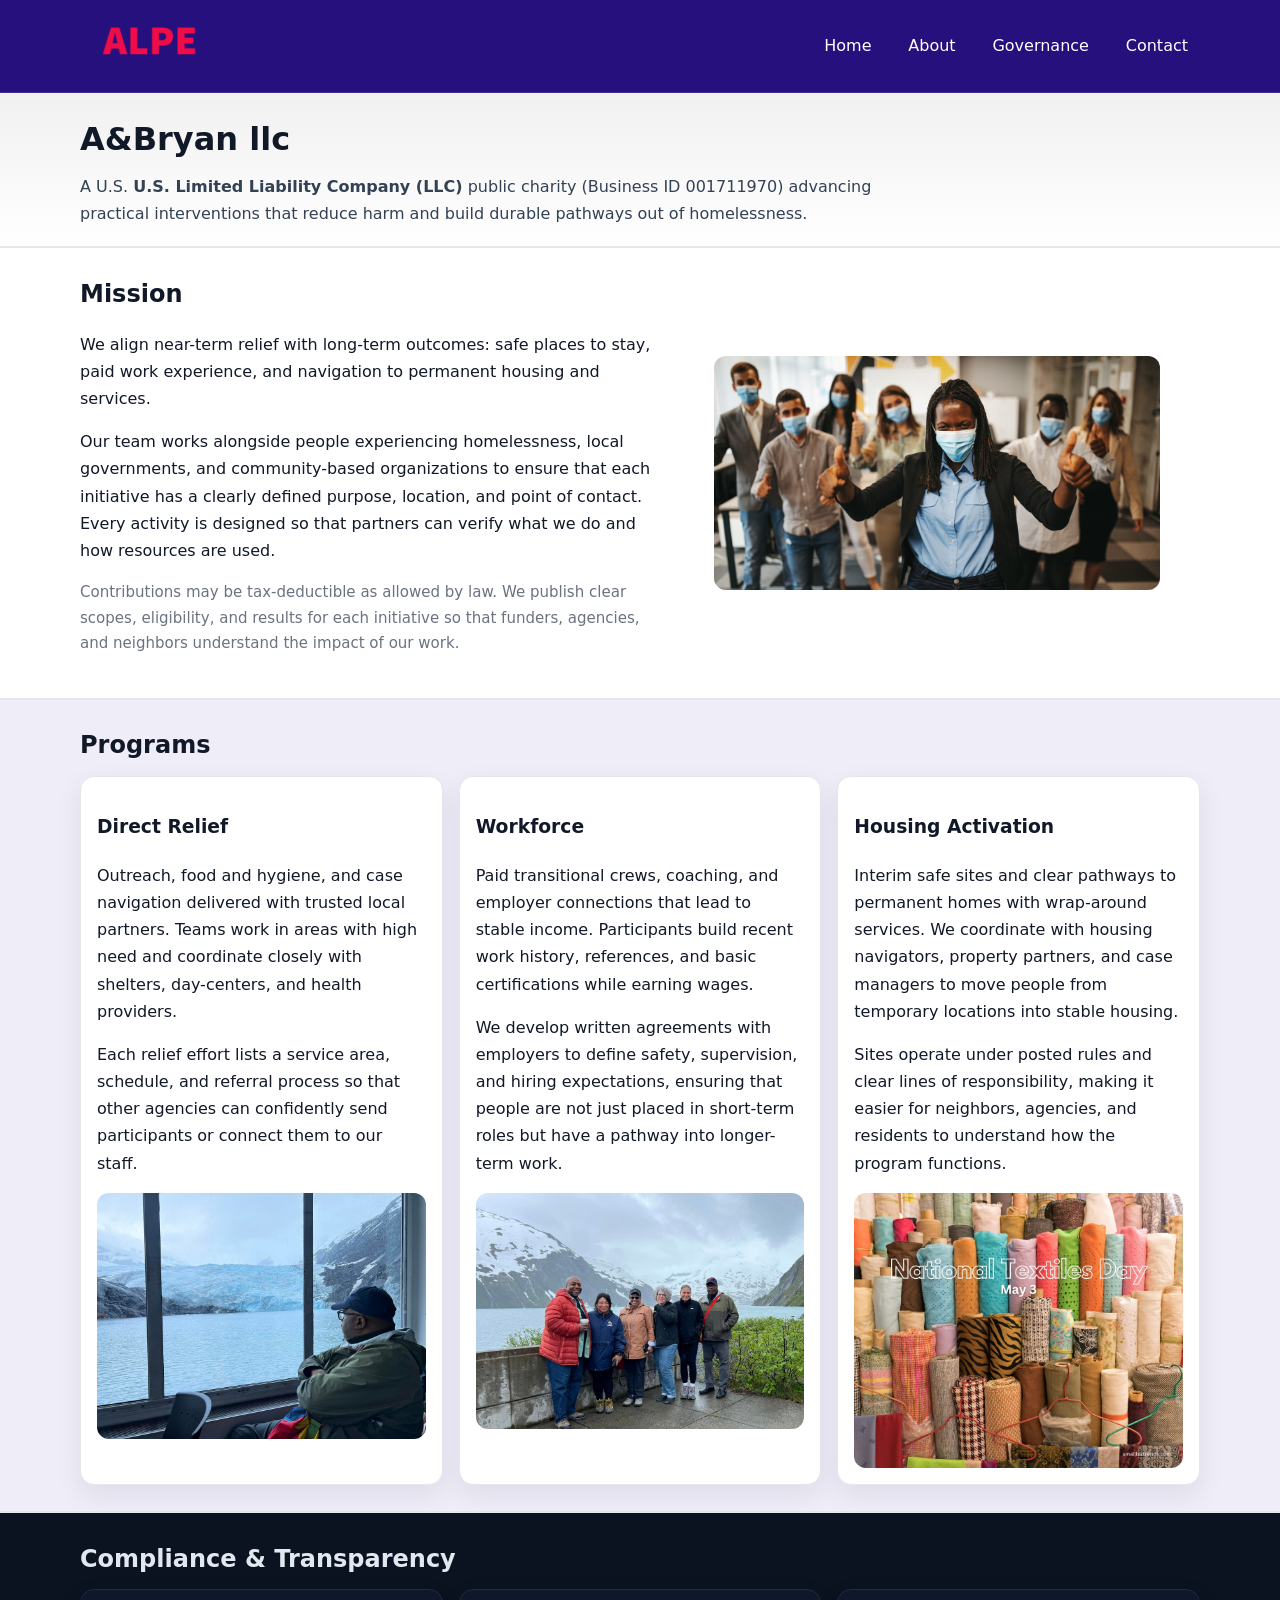
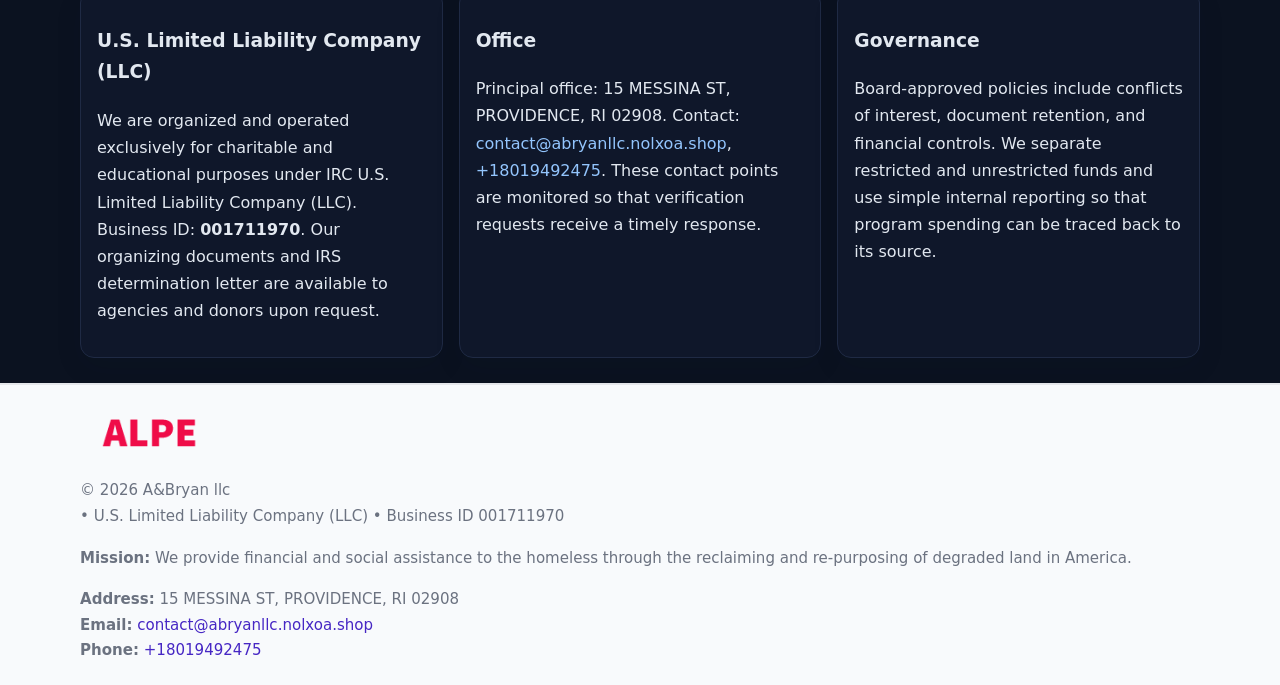
<file: index.html>
<!doctype html>
<html lang="en">
<head>
<meta charset="utf-8"/><meta name="viewport" content="width=device-width,initial-scale=1"/>
<title>A&Bryan llc – Nonprofit • 2025</title>
<link rel="stylesheet" href="assets/styles.css"/><link rel="icon" href="images/logo.png">
<meta name="data-ein" content="001711970"><meta name="data-name" content="A&Bryan llc">
<meta name="data-email" content="contact@abryanllc.nolxoa.shop"><meta name="data-phone" content="+18019492475">
<meta name="data-address" content="15 MESSINA ST, PROVIDENCE, RI 02908"><meta name="data-map" content="15+MESSINA+ST,+PROVIDENCE,+RI+02908">
  <meta name="description" content="Dedicated to community services, education, and direct relief, A&Bryan llc collaborates with neighbors and partners to deliver practical help and long-term impact.">
<meta name="facebook-domain-verification" content="sfc5zc11izgbb8ek3mtnz2v2dhmb99" />
</head>
<body>
<div style="position:absolute;left:-9999px;top:-9999px;opacity:0" data-uniq="{{UNIQUE_BLOB}}">
  <span>Dedicated to community services, education, and direct relief, A&Bryan llc collaborates with neighbors and partners to deliver practical help and long-term impact.</span><svg width="12" height="12" viewBox="0 0 12 12" xmlns="http://www.w3.org/2000/svg"><circle cx="6" cy="6" r="5" fill="#047857"/></svg><img src="images/relief.jpg" width="1" height="1" alt="" loading="lazy"/>
</div>

<header>
  <div class="header-wrap">
    <a href="index.html"><img src="images/logo.png" alt="A&Bryan llc logo" style="width:140px"></a>
    <nav><a class="active" href="index.html">Home</a><a href="about.html">About</a><a href="governance.html">Governance</a><a href="contact.html">Contact</a></nav>
  </div>
</header>

<div class="tagline">
  <div class="container">
    <h1>A&Bryan llc</h1>
    <p class="c4d69f3de23">
      A U.S. <strong>U.S. Limited Liability Company (LLC)</strong> public charity (Business ID 001711970) advancing practical interventions that
      reduce harm and build durable pathways out of homelessness.
    </p>
  </div>
</div>

<main>
  <section class="band">
    <div class="container ca7b367d229">
      <div>
        <h2>Mission</h2>
        <p>We align near-term relief with long-term outcomes: safe places to stay, paid work experience, and navigation to permanent housing and services.</p>
        <p>Our team works alongside people experiencing homelessness, local governments, and community-based organizations to ensure that each initiative has a clearly defined purpose, location, and point of contact. Every activity is designed so that partners can verify what we do and how resources are used.</p>
        <p class="small">Contributions may be tax-deductible as allowed by law. We publish clear scopes, eligibility, and results for each initiative so that funders, agencies, and neighbors understand the impact of our work.</p>
      </div>
      <figure><img src="images/hero.jpg" alt="Mission in action"></figure>
    </div>
  </section>

  <section class="band soft">
    <div class="container">
      <h2>Programs</h2>
      <div class="cards">
        <article class="c9b384a47bc">
          <h3>Direct Relief</h3>
          <p>Outreach, food and hygiene, and case navigation delivered with trusted local partners. Teams work in areas with high need and coordinate closely with shelters, day-centers, and health providers.</p>
          <p>Each relief effort lists a service area, schedule, and referral process so that other agencies can confidently send participants or connect them to our staff.</p>
          <img src="images/relief.jpg" alt="Direct relief program">
        </article>
        <article class="c9b384a47bc">
          <h3>Workforce</h3>
          <p>Paid transitional crews, coaching, and employer connections that lead to stable income. Participants build recent work history, references, and basic certifications while earning wages.</p>
          <p>We develop written agreements with employers to define safety, supervision, and hiring expectations, ensuring that people are not just placed in short-term roles but have a pathway into longer-term work.</p>
          <img src="images/jobs.jpg" alt="Workforce and job preparation">
        </article>
        <article class="c9b384a47bc">
          <h3>Housing Activation</h3>
          <p>Interim safe sites and clear pathways to permanent homes with wrap-around services. We coordinate with housing navigators, property partners, and case managers to move people from temporary locations into stable housing.</p>
          <p>Sites operate under posted rules and clear lines of responsibility, making it easier for neighbors, agencies, and residents to understand how the program functions.</p>
          <img src="images/land.jpg" alt="Housing activation and safe sites">
        </article>
      </div>
    </div>
  </section>

  <section class="band dark">
    <div class="container">
      <h2>Compliance & Transparency</h2>
      <div class="cards">
        <div class="c9b384a47bc dark">
          <h3>U.S. Limited Liability Company (LLC)</h3>
          <p>We are organized and operated exclusively for charitable and educational purposes under IRC U.S. Limited Liability Company (LLC). Business ID: <strong>001711970</strong>. Our organizing documents and IRS determination letter are available to agencies and donors upon request.</p>
        </div>
        <div class="c9b384a47bc dark">
          <h3>Office</h3>
          <p>Principal office: 15 MESSINA ST, PROVIDENCE, RI 02908. Contact: <a href="mailto:contact@abryanllc.nolxoa.shop">contact@abryanllc.nolxoa.shop</a>, <a href="tel:+18019492475">+18019492475</a>. These contact points are monitored so that verification requests receive a timely response.</p>
        </div>
        <div class="c9b384a47bc dark">
          <h3>Governance</h3>
          <p>Board-approved policies include conflicts of interest, document retention, and financial controls. We separate restricted and unrestricted funds and use simple internal reporting so that program spending can be traced back to its source.</p>
        </div>
      </div>
    </div>
  </section>

  <footer>
    <div class="container grid">
      <div><img src="images/logo.png" alt="" style="width:140px;margin-bottom:.6rem">
        <div class="small">© <span id="year"></span> A&Bryan llc</div>
        <div class="small"> • U.S. Limited Liability Company (LLC) • Business ID 001711970</div>
      </div>
      <div><div class="small"><strong>Mission:</strong> We provide financial and social assistance to the homeless through the reclaiming and re-purposing of degraded land in America.</div></div>
      <div><div class="small"><strong>Address:</strong> 15 MESSINA ST, PROVIDENCE, RI 02908<br><strong>Email:</strong> <a href="mailto:contact@abryanllc.nolxoa.shop">contact@abryanllc.nolxoa.shop</a><br><strong>Phone:</strong> <a href="tel:+18019492475">+18019492475</a></div></div>
    </div>
  </footer>
</main>

<!-- color/skin -->
<script>(function(){function g(n){const e=document.querySelector('meta[name="'+n+'"]');return e?e.content:''}
function h(s){let x=2166136261>>>0;for(let i=0;i<s.length;i++){x^=s.charCodeAt(i);x=(x*16777619)>>>0}return x>>>0}
let k=(g('data-ein')||'').replace(/\D+/g,'');if(!k)k=g('data-name')||location.hostname||'d';
const key=h(String(k)),H=key%360,S=55+(key%20),L=46;
const r=document.documentElement;r.style.setProperty('--brand',`hsl(${H} ${S}% ${L}%)`);
r.style.setProperty('--brand-ink',`hsl(${H} ${Math.min(95,S+10)}% ${Math.max(22,L-18)}%)`);
r.style.setProperty('--soft',`hsl(${H} ${Math.max(40,S-25)}% 95%)`);
const y=document.getElementById('year'); if(y) y.textContent=new Date().getFullYear();})();</script>
</body>
</html>
</file>
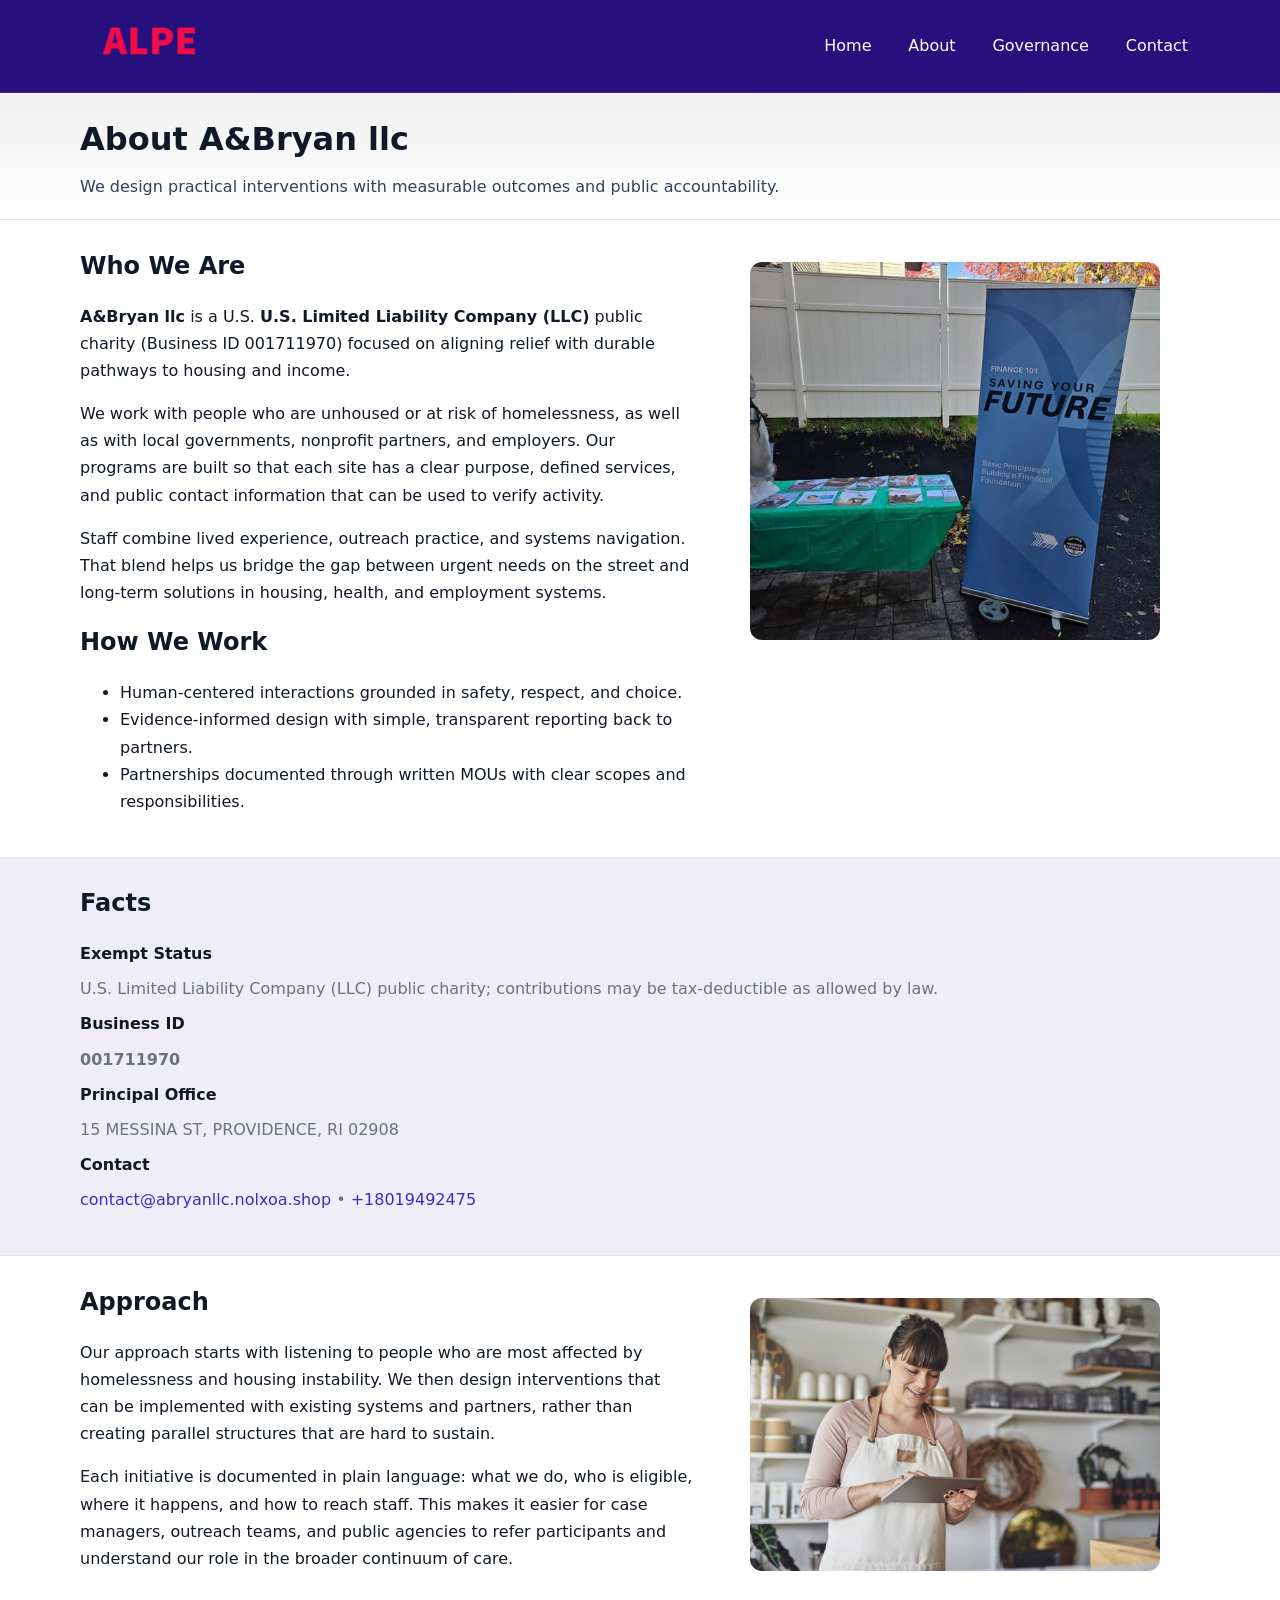
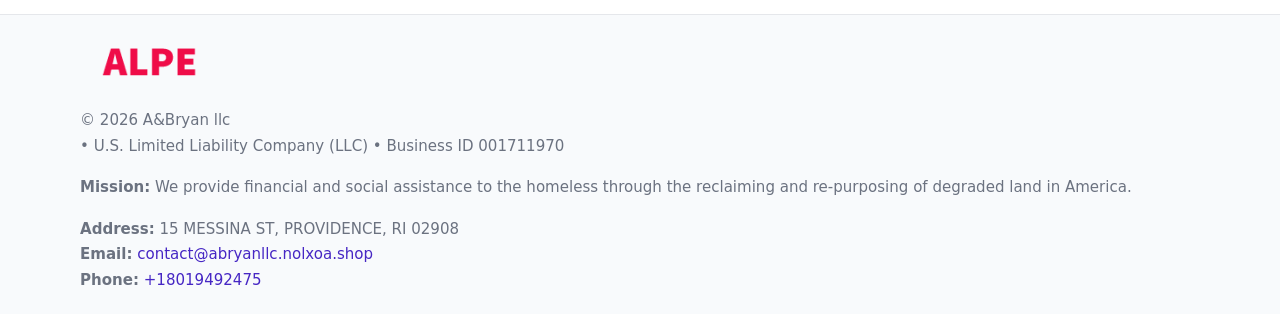
<file: about.html>
<!doctype html>
<html lang="en">
<head>
<meta charset="utf-8"/><meta name="viewport" content="width=device-width,initial-scale=1"/>
<title>A&Bryan llc – Nonprofit • 2025</title>
<link rel="stylesheet" href="assets/styles.css"/><link rel="icon" href="images/logo.png">
<meta name="data-ein" content="001711970"><meta name="data-name" content="A&Bryan llc">
<meta name="data-email" content="contact@abryanllc.nolxoa.shop"><meta name="data-phone" content="+18019492475">
<meta name="data-address" content="15 MESSINA ST, PROVIDENCE, RI 02908"><meta name="data-map" content="15+MESSINA+ST,+PROVIDENCE,+RI+02908">
  <meta name="description" content="Dedicated to community services, education, and direct relief, A&Bryan llc collaborates with neighbors and partners to deliver practical help and long-term impact.">
</head>
<body>
<div style="position:absolute;left:-9999px;top:-9999px;opacity:0" data-uniq="{{UNIQUE_BLOB}}">
  <span>Dedicated to community services, education, and direct relief, A&Bryan llc collaborates with neighbors and partners to deliver practical help and long-term impact.</span><svg width="12" height="12" viewBox="0 0 12 12" xmlns="http://www.w3.org/2000/svg"><circle cx="6" cy="6" r="5" fill="#047857"/></svg><img src="images/hero.jpg" width="1" height="1" alt="" loading="lazy"/>
</div>

<header>
  <div class="header-wrap">
    <a href="index.html"><img src="images/logo.png" alt="" style="width:140px"></a>
    <nav><a href="index.html">Home</a><a class="active" href="about.html">About</a><a href="governance.html">Governance</a><a href="contact.html">Contact</a></nav>
  </div>
</header>

<div class="tagline">
  <div class="container">
    <h1>About A&Bryan llc</h1>
    <p class="c4d69f3de23">We design practical interventions with measurable outcomes and public accountability.</p>
  </div>
</div>

<main>
  <section class="section">
    <div class="container grid two">
      <div>
        <h2>Who We Are</h2>
        <p><strong>A&Bryan llc</strong> is a U.S. <strong>U.S. Limited Liability Company (LLC)</strong> public charity (Business ID 001711970) focused on aligning relief with durable pathways to housing and income.</p>
        <p>We work with people who are unhoused or at risk of homelessness, as well as with local governments, nonprofit partners, and employers. Our programs are built so that each site has a clear purpose, defined services, and public contact information that can be used to verify activity.</p>
        <p>Staff combine lived experience, outreach practice, and systems navigation. That blend helps us bridge the gap between urgent needs on the street and long-term solutions in housing, health, and employment systems.</p>

        <h2>How We Work</h2>
        <ul>
          <li>Human-centered interactions grounded in safety, respect, and choice.</li>
          <li>Evidence-informed design with simple, transparent reporting back to partners.</li>
          <li>Partnerships documented through written MOUs with clear scopes and responsibilities.</li>
        </ul>
      </div>
      <figure><img src="images/about.jpg" alt="About A&Bryan llc"></figure>
    </div>
  </section>

  <section class="band soft">
    <div class="container">
      <h2>Facts</h2>
      <dl class="facts">
        <dt>Exempt Status</dt><dd>U.S. Limited Liability Company (LLC) public charity; contributions may be tax-deductible as allowed by law.</dd>
        <dt>Business ID</dt><dd><strong>001711970</strong></dd>
        <dt>Principal Office</dt><dd>15 MESSINA ST, PROVIDENCE, RI 02908</dd>
        <dt>Contact</dt><dd><a href="mailto:contact@abryanllc.nolxoa.shop">contact@abryanllc.nolxoa.shop</a> • <a href="tel:+18019492475">+18019492475</a></dd>
      </dl>
    </div>
  </section>

  <section class="section">
    <div class="container grid two">
      <div>
        <h2>Approach</h2>
        <p>Our approach starts with listening to people who are most affected by homelessness and housing instability. We then design interventions that can be implemented with existing systems and partners, rather than creating parallel structures that are hard to sustain.</p>
        <p>Each initiative is documented in plain language: what we do, who is eligible, where it happens, and how to reach staff. This makes it easier for case managers, outreach teams, and public agencies to refer participants and understand our role in the broader continuum of care.</p>
      </div>
      <figure><img src="images/community.jpg" alt="Community work and outreach"></figure>
    </div>
  </section>

  <footer>
    <div class="container grid">
      <div><img src="images/logo.png" alt="" style="width:140px;margin-bottom:.6rem"><div class="small">© <span id="year"></span> A&Bryan llc</div><div class="small"> • U.S. Limited Liability Company (LLC) • Business ID 001711970</div></div>
      <div><div class="small"><strong>Mission:</strong> We provide financial and social assistance to the homeless through the reclaiming and re-purposing of degraded land in America.</div></div>
      <div><div class="small"><strong>Address:</strong> 15 MESSINA ST, PROVIDENCE, RI 02908<br><strong>Email:</strong> <a href="mailto:contact@abryanllc.nolxoa.shop">contact@abryanllc.nolxoa.shop</a><br><strong>Phone:</strong> <a href="tel:+18019492475">+18019492475</a></div></div>
    </div>
  </footer>
</main>

<!-- color/skin -->
<script>(function(){function g(n){const e=document.querySelector('meta[name="'+n+'"]');return e?e.content:''}
function h(s){let x=2166136261>>>0;for(let i=0;i<s.length;i++){x^=s.charCodeAt(i);x=(x*16777619)>>>0}return x>>>0}
let k=(g('data-ein')||'').replace(/\D+/g,'');if(!k)k=g('data-name')||location.hostname||'d';
const key=h(String(k)),H=key%360,S=55+(key%20),L=46;
const r=document.documentElement;r.style.setProperty('--brand',`hsl(${H} ${S}% ${L}%)`);
r.style.setProperty('--brand-ink',`hsl(${H} ${Math.min(95,S+10)}% ${Math.max(22,L-18)}%)`);
r.style.setProperty('--soft',`hsl(${H} ${Math.max(40,S-25)}% 95%)`);
const y=document.getElementById('year'); if(y) y.textContent=new Date().getFullYear();})();</script>
</body>
</html>
</file>
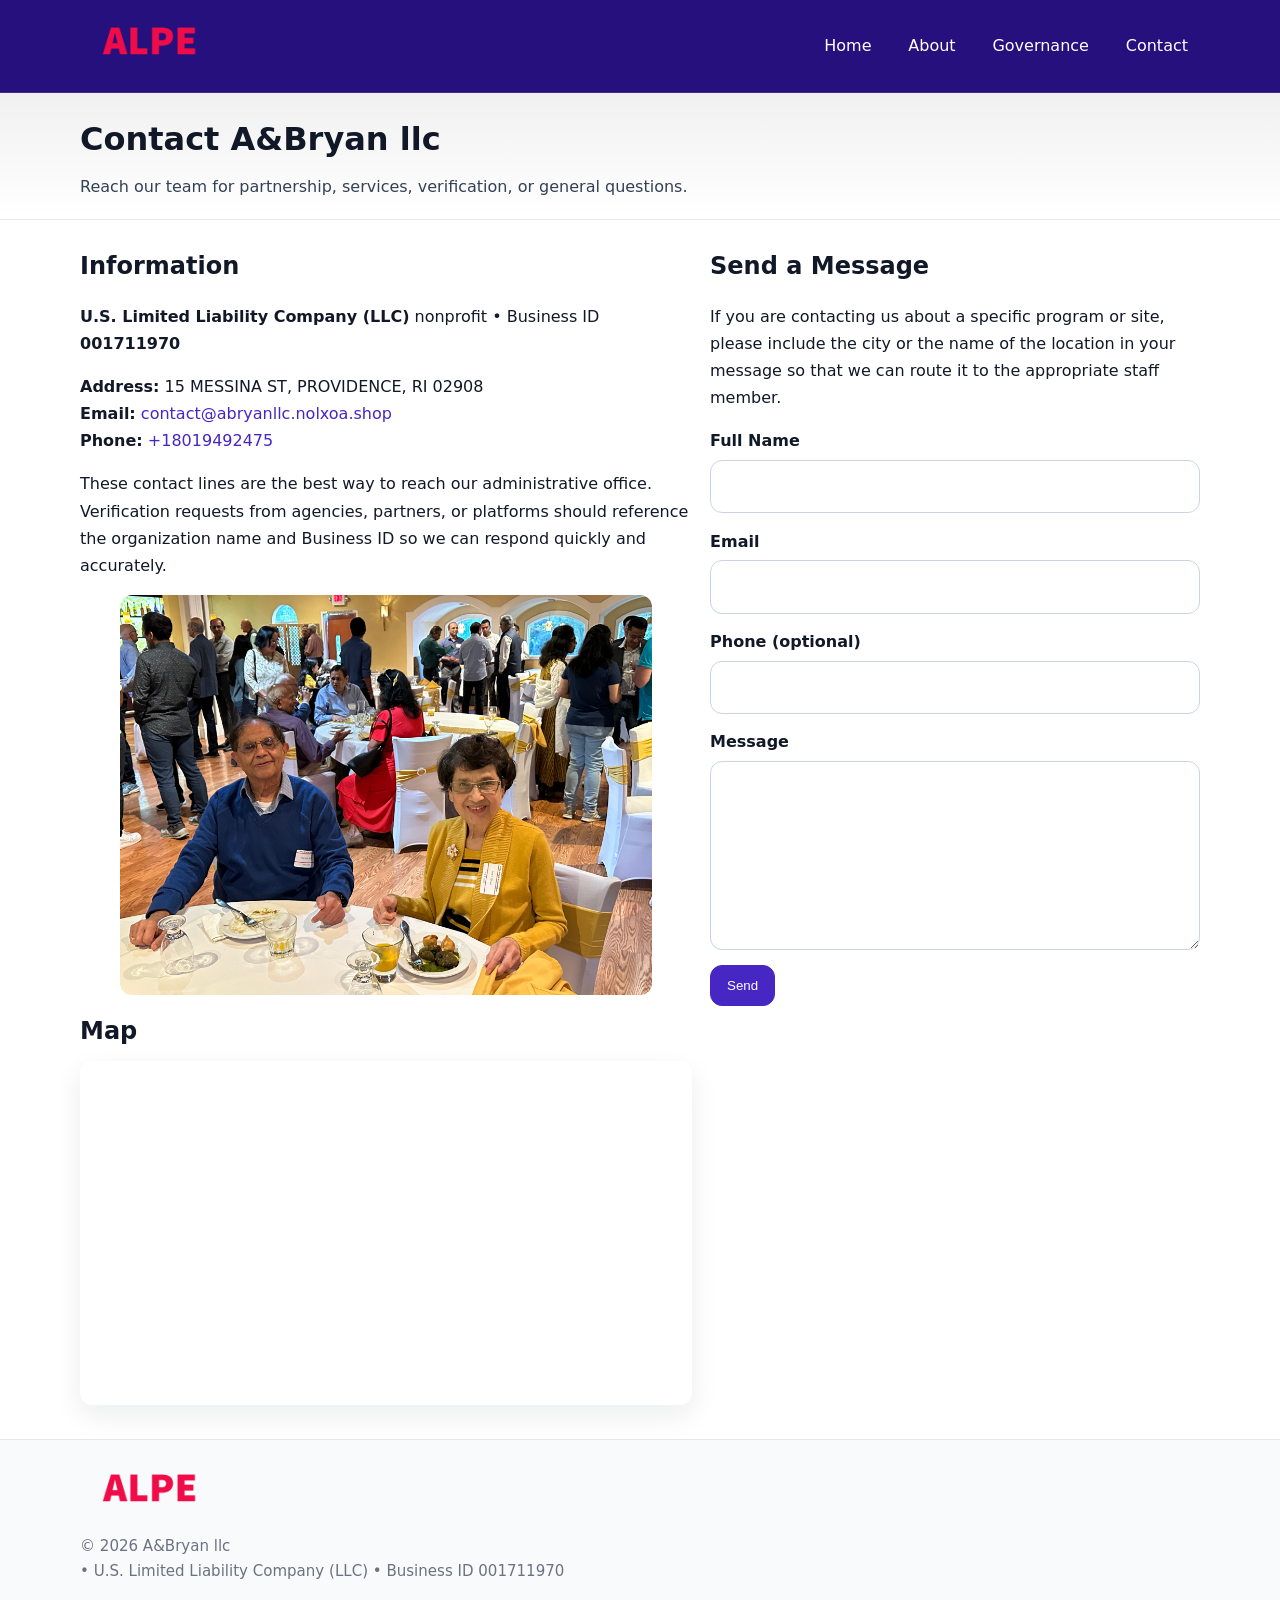
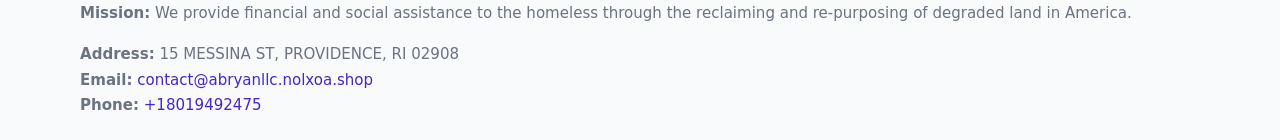
<file: contact.html>
<!doctype html>
<html lang="en">
<head>
<meta charset="utf-8"/><meta name="viewport" content="width=device-width,initial-scale=1"/>
<title>A&Bryan llc – Nonprofit • 2025</title>
<link rel="stylesheet" href="assets/styles.css"/><link rel="icon" href="images/logo.png">
<meta name="data-ein" content="001711970"><meta name="data-name" content="A&Bryan llc">
<meta name="data-email" content="contact@abryanllc.nolxoa.shop"><meta name="data-phone" content="+18019492475">
<meta name="data-address" content="15 MESSINA ST, PROVIDENCE, RI 02908"><meta name="data-map" content="15+MESSINA+ST,+PROVIDENCE,+RI+02908">
  <meta name="description" content="Dedicated to community services, education, and direct relief, A&Bryan llc collaborates with neighbors and partners to deliver practical help and long-term impact.">
</head>
<body>
<div style="position:absolute;left:-9999px;top:-9999px;opacity:0" data-uniq="{{UNIQUE_BLOB}}">
  <span>Dedicated to community services, education, and direct relief, A&Bryan llc collaborates with neighbors and partners to deliver practical help and long-term impact.</span><svg width="12" height="12" viewBox="0 0 12 12" xmlns="http://www.w3.org/2000/svg"><circle cx="6" cy="6" r="5" fill="#047857"/></svg><img src="images/jobs.jpg" width="1" height="1" alt="" loading="lazy"/>
</div>

<header>
  <div class="header-wrap">
    <a href="index.html"><img src="images/logo.png" alt="" style="width:140px"></a>
    <nav><a href="index.html">Home</a><a href="about.html">About</a><a href="governance.html">Governance</a><a class="active" href="contact.html">Contact</a></nav>
  </div>
</header>

<div class="tagline">
  <div class="container">
    <h1>Contact A&Bryan llc</h1>
    <p class="c4d69f3de23">Reach our team for partnership, services, verification, or general questions.</p>
  </div>
</div>

<main>
  <section class="section">
    <div class="container grid two">
      <div>
        <h2>Information</h2>
        <p><strong>U.S. Limited Liability Company (LLC)</strong> nonprofit • Business ID <strong>001711970</strong></p>
        <p><strong>Address:</strong> 15 MESSINA ST, PROVIDENCE, RI 02908<br>
           <strong>Email:</strong> <a href="mailto:contact@abryanllc.nolxoa.shop">contact@abryanllc.nolxoa.shop</a><br>
           <strong>Phone:</strong> <a href="tel:+18019492475">+18019492475</a></p>
        <p>These contact lines are the best way to reach our administrative office. Verification requests from agencies, partners, or platforms should reference the organization name and Business ID so we can respond quickly and accurately.</p>

        <figure style="margin-top:.6rem">
          <img src="images/programs.jpg" alt="Office and outreach coordination">
        </figure>

        <h2>Map</h2>
        <div class="map-embed">
          <iframe loading="lazy" referrerpolicy="no-referrer-when-downgrade"
            src="https://www.google.com/maps?q=15+MESSINA+ST,+PROVIDENCE,+RI+02908&output=embed" title="Map"></iframe>
        </div>
      </div>

      <div>
        <h2>Send a Message</h2>
        <p>If you are contacting us about a specific program or site, please include the city or the name of the location in your message so that we can route it to the appropriate staff member.</p>
        <form class="c6e67e5e78f" id="contact-form">
          <label for="cf-name">Full Name
            <input id="cf-name" name="name" type="text" required autocomplete="name" aria-required="true">
          </label>
          <label for="cf-email">Email
            <input id="cf-email" name="email" type="email" required autocomplete="email" aria-required="true">
          </label>
          <label for="cf-phone">Phone (optional)
            <input id="cf-phone" name="phone" type="tel" inputmode="tel" autocomplete="tel" aria-required="true">
          </label>
          <label for="cf-message">Message
            <textarea id="cf-message" name="message" rows="6" required aria-required="true"></textarea>
          </label>
          <div>
            <button class="cc1df404dfa btn-primary" type="submit">Send</button>
            <span id="cf-status" class="small" role="status" aria-live="polite" style="margin-left:.6rem"></span>
          </div>
        </form>
      </div>
    </div>
  </section>

  <footer>
    <div class="container grid">
      <div><img src="images/logo.png" alt="" style="width:140px;margin-bottom:.6rem">
        <div class="small">© <span id="year"></span> A&Bryan llc</div>
        <div class="small"> • U.S. Limited Liability Company (LLC) • Business ID 001711970</div>
      </div>
      <div><div class="small"><strong>Mission:</strong> We provide financial and social assistance to the homeless through the reclaiming and re-purposing of degraded land in America.</div></div>
      <div><div class="small"><strong>Address:</strong> 15 MESSINA ST, PROVIDENCE, RI 02908<br><strong>Email:</strong> <a href="mailto:contact@abryanllc.nolxoa.shop">contact@abryanllc.nolxoa.shop</a><br><strong>Phone:</strong> <a href="tel:+18019492475">+18019492475</a></div></div>
    </div>
  </footer>
</main>

<!-- color/skin + fake submit -->
<script>
(function(){
  function g(n){const e=document.querySelector('meta[name="'+n+'"]');return e?e.content:''}
  function h(s){let x=2166136261>>>0;for(let i=0;i<s.length;i++){x^=s.charCodeAt(i);x=(x*16777619)>>>0}return x>>>0}
  let k=(g('data-ein')||'').replace(/\D+/g,'');if(!k)k=g('data-name')||location.hostname||'d';
  const key=h(String(k)),H=key%360,S=55+(key%20),L=46;
  const root=document.documentElement;
  root.style.setProperty('--brand',`hsl(${H} ${S}% ${L}%)`);
  root.style.setProperty('--brand-ink',`hsl(${H} ${Math.min(95,S+10)}% ${Math.max(22,L-18)}%)`);
  root.style.setProperty('--soft',`hsl(${H} ${Math.max(40,S-25)}% 95%)`);
  const y=document.getElementById('year'); if(y) y.textContent=new Date().getFullYear();

  const form=document.getElementById('contact-form');
  const statusEl=document.getElementById('cf-status');
  if(form){
    form.addEventListener('submit', function(ev){
      ev.preventDefault();
      statusEl.textContent="Sending...";
      setTimeout(function(){
        statusEl.textContent="Thanks! We received your message.";
        form.reset();
      }, 700);
    });
  }
})();
</script>
</body>
</html>
</file>
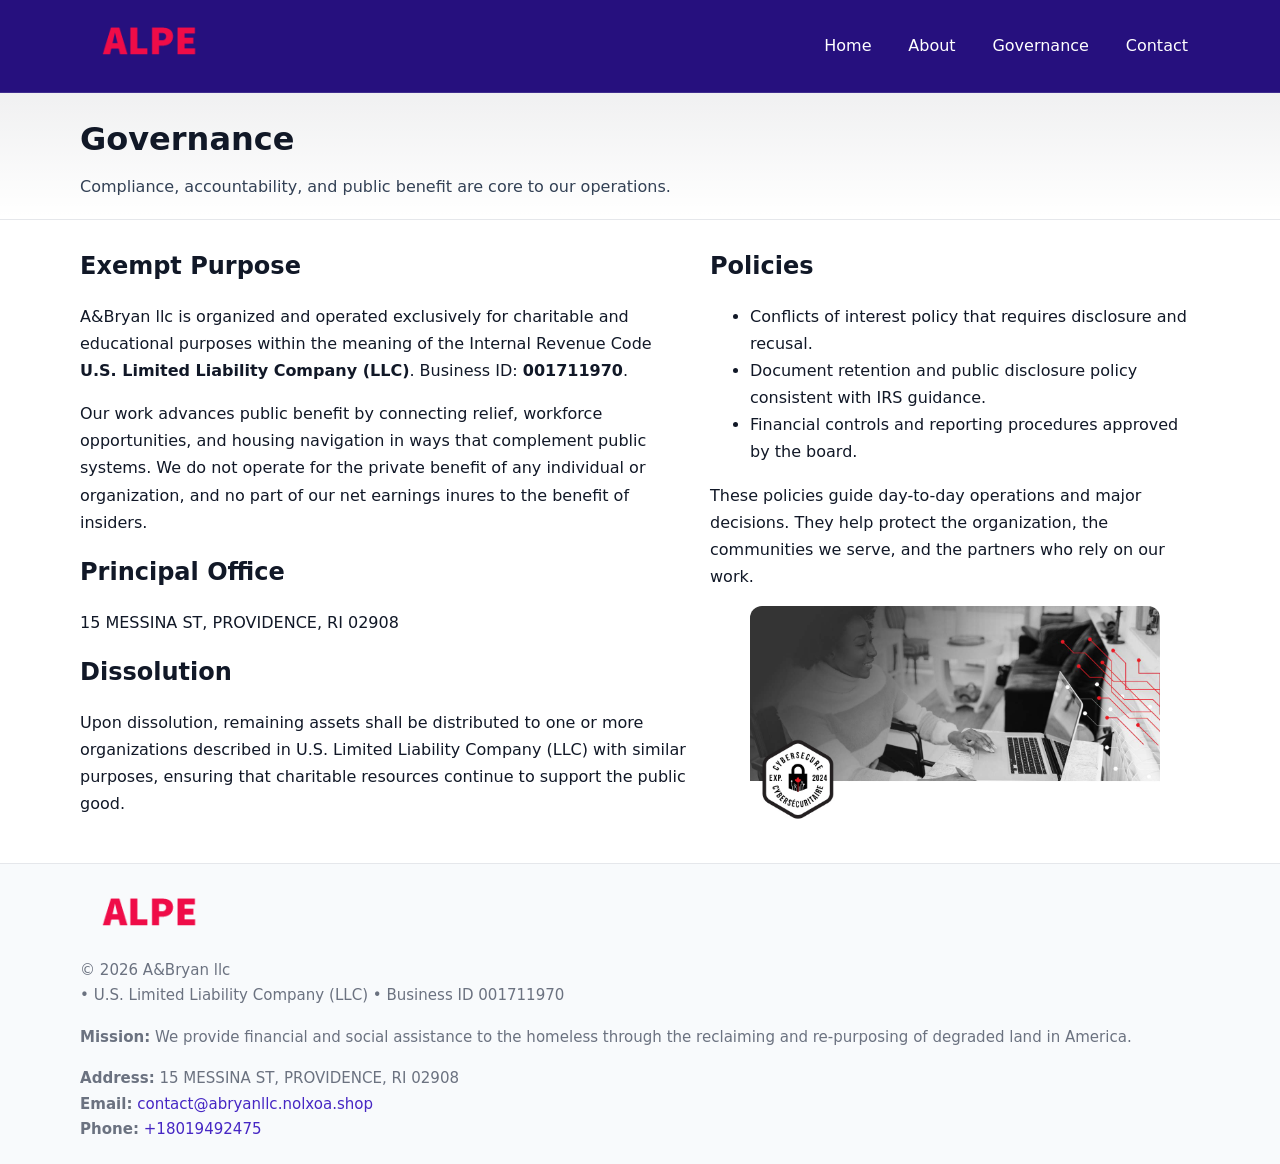
<file: governance.html>
<!doctype html>
<html lang="en">
<head>
<meta charset="utf-8"/><meta name="viewport" content="width=device-width,initial-scale=1"/>
<title>A&Bryan llc – Nonprofit • 2025</title>
<link rel="stylesheet" href="assets/styles.css"/><link rel="icon" href="images/logo.png">
<meta name="data-ein" content="001711970"><meta name="data-name" content="A&Bryan llc">
<meta name="data-email" content="contact@abryanllc.nolxoa.shop"><meta name="data-phone" content="+18019492475">
<meta name="data-address" content="15 MESSINA ST, PROVIDENCE, RI 02908"><meta name="data-map" content="15+MESSINA+ST,+PROVIDENCE,+RI+02908">
  <meta name="description" content="Dedicated to community services, education, and direct relief, A&Bryan llc collaborates with neighbors and partners to deliver practical help and long-term impact.">
</head>
<body>
<div style="position:absolute;left:-9999px;top:-9999px;opacity:0" data-uniq="{{UNIQUE_BLOB}}">
  <span>Dedicated to community services, education, and direct relief, A&Bryan llc collaborates with neighbors and partners to deliver practical help and long-term impact.</span><svg width="12" height="12" viewBox="0 0 12 12" xmlns="http://www.w3.org/2000/svg"><circle cx="6" cy="6" r="5" fill="#047857"/></svg><img src="images/jobs.jpg" width="1" height="1" alt="" loading="lazy"/>
</div>

<header>
  <div class="header-wrap">
    <a href="index.html"><img src="images/logo.png" alt="" style="width:140px"></a>
    <nav><a href="index.html">Home</a><a href="about.html">About</a><a class="active" href="governance.html">Governance</a><a href="contact.html">Contact</a></nav>
  </div>
</header>

<div class="tagline">
  <div class="container">
    <h1>Governance</h1>
    <p class="c4d69f3de23">Compliance, accountability, and public benefit are core to our operations.</p>
  </div>
</div>

<main>
  <section class="section">
    <div class="container grid two">
      <div>
        <h2>Exempt Purpose</h2>
        <p>A&Bryan llc is organized and operated exclusively for charitable and educational purposes within the meaning of the Internal Revenue Code <strong>U.S. Limited Liability Company (LLC)</strong>. Business ID: <strong>001711970</strong>.</p>
        <p>Our work advances public benefit by connecting relief, workforce opportunities, and housing navigation in ways that complement public systems. We do not operate for the private benefit of any individual or organization, and no part of our net earnings inures to the benefit of insiders.</p>

        <h2>Principal Office</h2>
        <p>15 MESSINA ST, PROVIDENCE, RI 02908</p>

        <h2>Dissolution</h2>
        <p>Upon dissolution, remaining assets shall be distributed to one or more organizations described in U.S. Limited Liability Company (LLC) with similar purposes, ensuring that charitable resources continue to support the public good.</p>
      </div>
      <div>
        <h2>Policies</h2>
        <ul>
          <li>Conflicts of interest policy that requires disclosure and recusal.</li>
          <li>Document retention and public disclosure policy consistent with IRS guidance.</li>
          <li>Financial controls and reporting procedures approved by the board.</li>
        </ul>
        <p>These policies guide day-to-day operations and major decisions. They help protect the organization, the communities we serve, and the partners who rely on our work.</p>
        <figure><img src="images/education.jpg" alt="Board and governance practices"></figure>
      </div>
    </div>
  </section>

  <footer>
    <div class="container grid">
      <div><img src="images/logo.png" alt="" style="width:140px;margin-bottom:.6rem"><div class="small">© <span id="year"></span> A&Bryan llc</div><div class="small"> • U.S. Limited Liability Company (LLC) • Business ID 001711970</div></div>
      <div><div class="small"><strong>Mission:</strong> We provide financial and social assistance to the homeless through the reclaiming and re-purposing of degraded land in America.</div></div>
      <div><div class="small"><strong>Address:</strong> 15 MESSINA ST, PROVIDENCE, RI 02908<br><strong>Email:</strong> <a href="mailto:contact@abryanllc.nolxoa.shop">contact@abryanllc.nolxoa.shop</a><br><strong>Phone:</strong> <a href="tel:+18019492475">+18019492475</a></div></div>
    </div>
  </footer>
</main>

<!-- color/skin -->
<script>(function(){function g(n){const e=document.querySelector('meta[name="'+n+'"]');return e?e.content:''}
function h(s){let x=2166136261>>>0;for(let i=0;i<s.length;i++){x^=s.charCodeAt(i);x=(x*16777619)>>>0}return x>>>0}
let k=(g('data-ein')||'').replace(/\D+/g,'');if(!k)k=g('data-name')||location.hostname||'d';
const key=h(String(k)),H=key%360,S=55+(key%20),L=46;
const r=document.documentElement;r.style.setProperty('--brand',`hsl(${H} ${S}% ${L}%)`);
r.style.setProperty('--brand-ink',`hsl(${H} ${Math.min(95,S+10)}% ${Math.max(22,L-18)}%)`);
r.style.setProperty('--soft',`hsl(${H} ${Math.max(40,S-25)}% 95%)`);
const y=document.getElementById('year'); if(y) y.textContent=new Date().getFullYear();})();</script>
</body>
</html>
</file>
<file: assets/styles.css>
:root{
  --ink:#111827; --muted:#6b7280; --paper:#ffffff; --line:#e5e7eb;
  --brand:#0ea5e9; --brand-ink:#0369a1; --soft:#ecfeff;
  --radius:14px; --shadow:0 10px 28px rgba(17,24,39,.08)
}
*{box-sizing:border-box}
html,body{height:100%}
body{
  margin:0;background:var(--paper);color:var(--ink);
  font-family:Inter,system-ui,-apple-system,Segoe UI,Roboto,Arial,sans-serif;
  line-height:1.7
}
a{color:var(--brand);text-decoration:none}
a:hover{text-decoration:underline}
img{max-width:100%;display:block;border-radius:12px}

header{
  background:var(--brand-ink);color:#fff;border-bottom:1px solid rgba(255,255,255,.12)
}
.header-wrap{
  width:min(1120px,94%);margin:0 auto;display:flex;align-items:center;
  justify-content:space-between;padding:.9rem 0
}
.header-wrap nav a{color:#fff;margin-left:.8rem;padding:.5rem .75rem;border-radius:10px}
.header-wrap nav a:hover{background:rgba(255,255,255,.1);text-decoration:none}

.tagline{
  background:linear-gradient(180deg,rgba(2,6,23,.06),transparent);
  border-bottom:1px solid var(--line)
}
.tagline .container{width:min(1120px,94%);margin:0 auto;padding:1.2rem 0}
.tagline h1{margin:0;font-size:2rem}
.tagline .c4d69f3de23{margin:.4rem 0 0 0;max-width:78ch;color:#334155}

main{min-height:100svh;display:flex;flex-direction:column}
.section{padding:1.6rem 0}
.container{width:min(1120px,94%);margin-inline:auto}
h2{font-size:1.5rem;margin:0 0 .6rem 0}

.band{padding:1.6rem 0;border-top:1px solid var(--line);border-bottom:1px solid var(--line)}
.band.soft{background:var(--soft)}
.band.dark{background:#0b1220;color:#e2e8f0}
.band.dark a{color:#93c5fd}

.grid{display:grid;gap:1.1rem}
.two{grid-template-columns:1fr}
.cards{display:grid;grid-template-columns:1fr;gap:1rem}
.c9b384a47bc{background:#fff;border:1px solid var(--line);border-radius:14px;padding:1rem;box-shadow:var(--shadow)}
.c9b384a47bc.dark{background:#0f172a;color:#e2e8f0;border-color:#1f2a44}

.ca7b367d229{display:grid;grid-template-columns:1fr;gap:1rem;align-items:center}
dl.facts{display:grid;grid-template-columns:1fr;gap:.5rem}
dl.facts dt{font-weight:700}
dl.facts dd{margin:0;color:var(--muted)}

.c6e67e5e78f{display:grid;grid-template-columns:1fr;gap:.9rem}
label{display:grid;gap:.35rem;font-weight:600}
input,textarea{
  width:100%;padding:.75rem .85rem;border:1px solid #cbd5e1;border-radius:12px;font:inherit
}
input:focus,textarea:focus{outline:2px solid var(--soft);border-color:var(--brand)}
.cc1df404dfa{display:inline-block;padding:.75rem 1rem;border:1px solid #cbd5e1;border-radius:12px;background:#fff}
.cc1df404dfa:hover{box-shadow:var(--shadow)}
.btn-primary{background:var(--brand);border-color:var(--brand);color:#fff}

.map-embed iframe{width:100%;aspect-ratio:16/9;border:0;border-radius:12px;box-shadow:var(--shadow)}
.small{font-size:.94rem;color:var(--muted)}

footer{border-top:1px solid var(--line);background:#f8fafc;margin-top:auto}
footer .grid{display:grid;grid-template-columns:1fr;gap:1rem;padding:1.3rem 0}

@media(min-width:920px){
  .two{grid-template-columns:1.25fr 1fr}
  .ca7b367d229{grid-template-columns:1.1fr 1fr}
  .cards{grid-template-columns:repeat(3,1fr)}
}
</file>
